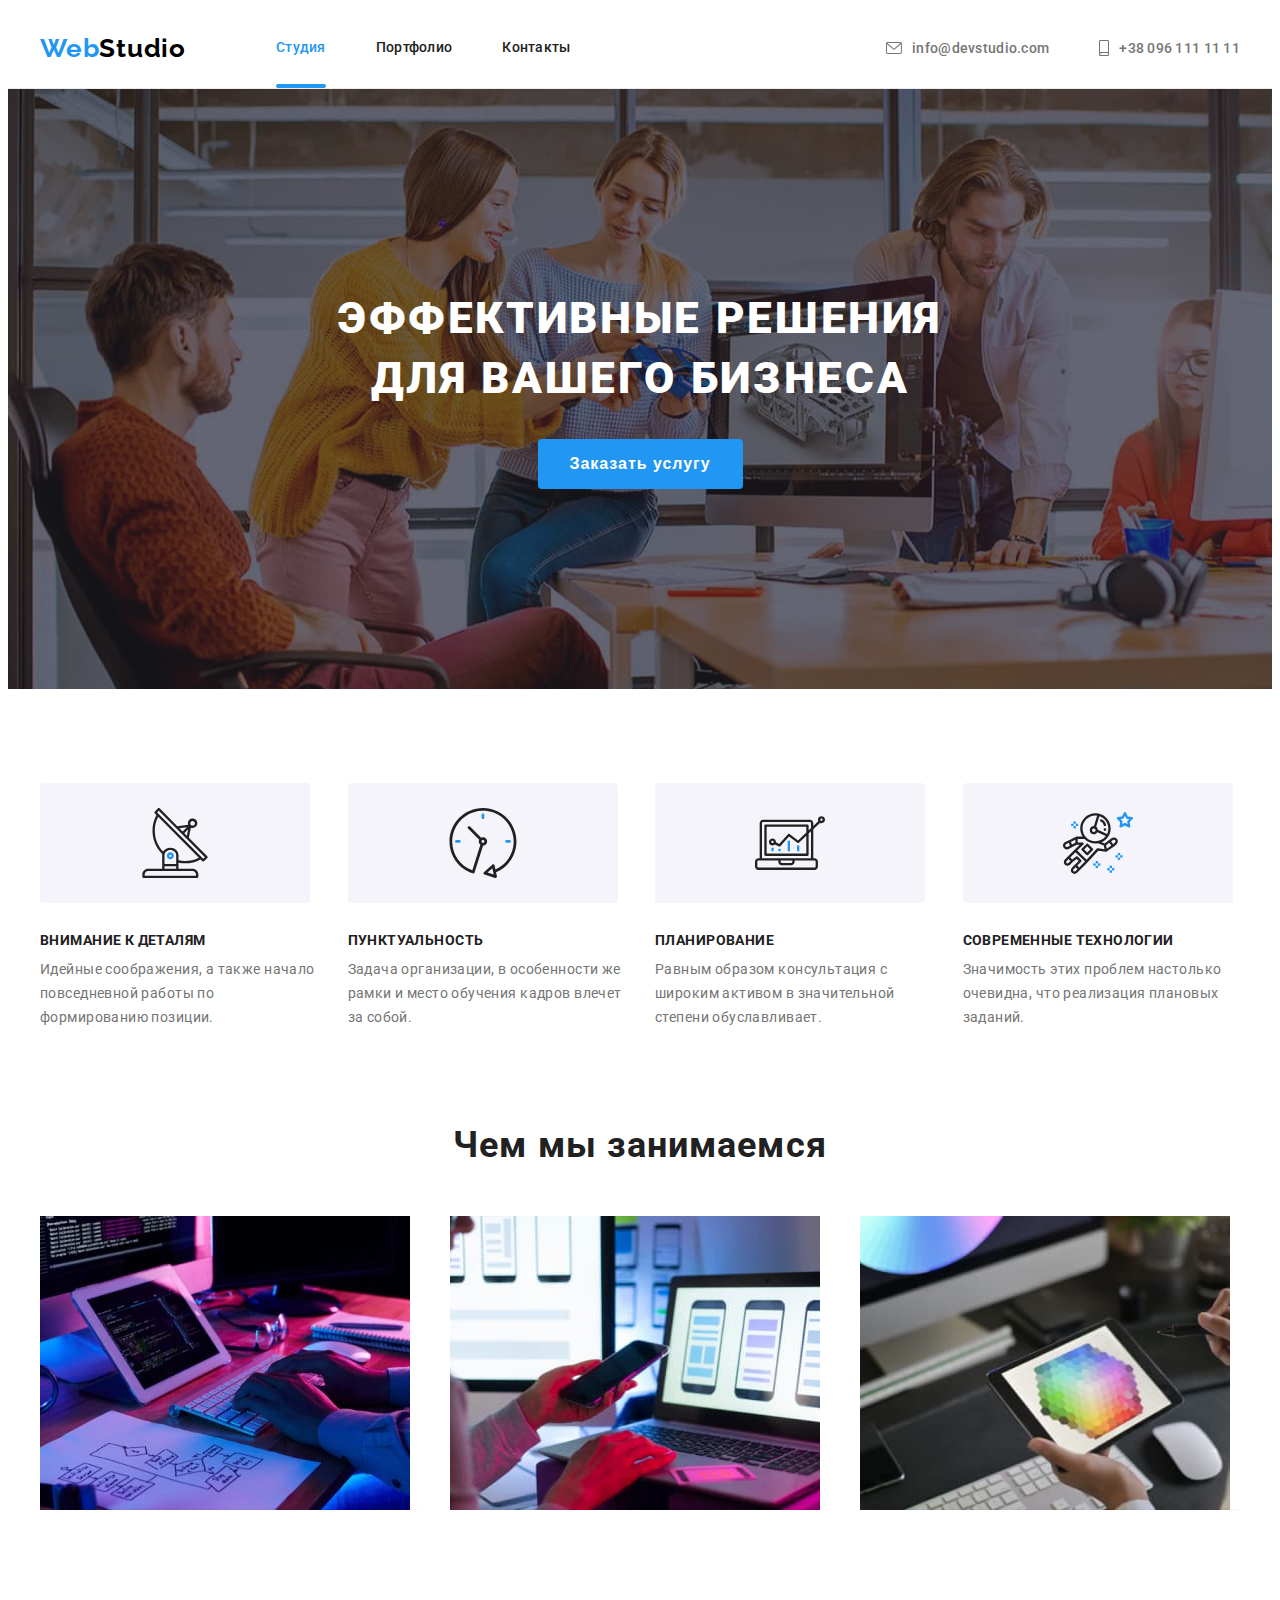
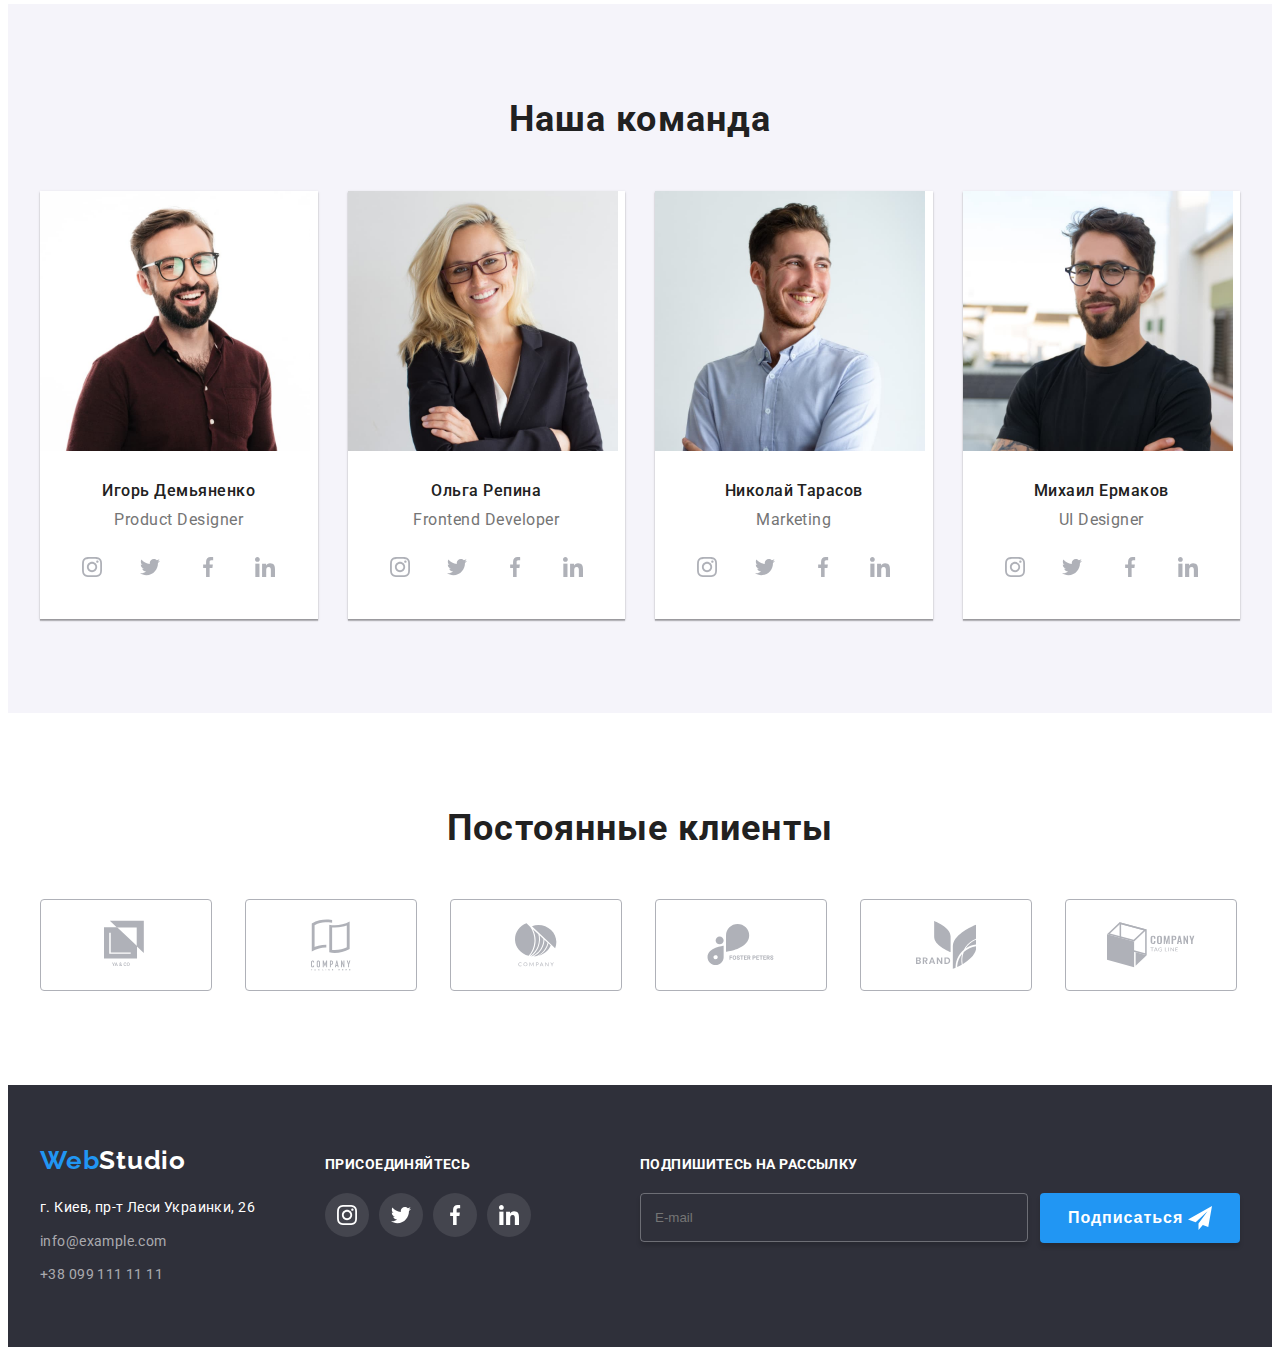
<file: index.html>
<!DOCTYPE html>
<html lang="ru">
<head>
    <meta charset="UTF-8">
    <meta http-equiv="X-UA-Compatible" content="IE=edge">
    <meta name="viewport" content="width=device-width, initial-scale=1.0">
    <title lang="en">WebStudio</title>
    <link rel="preconnect" href="https://fonts.gstatic.com">
    <link href="https://fonts.googleapis.com/css2?family=Raleway:wght@700&family=Roboto:wght@400;500;700;900&display=swap"
        rel="stylesheet">
    <link rel="stylesheet" href="https://cdnjs.cloudflare.com/ajax/libs/modern-normalize/1.0.0/modern-normalize.css"
        integrity="sha512-Zx6MlUMKSVJoQ+83OwhdILe8cSEsCzfqThJd7J/VA2UrK6Ctj85p+xzqfyuNXE5B1k25uUdmJ2OzItbBy9GHAQ=="
        crossorigin="anonymous" />
    <link rel="stylesheet" href="./css/main.min.css">
</head>
<body>
    <header class="header">
        <div class="container header__container">
            <nav class="navigation">
                <a class="logo link" href="" lang="en">Web<span class="logo_light-theme">Studio</span></a>
                <ul class="menu list">
                    <li class="menu__item">
                        <a class="menu__link link active-link" href="">Студия</a>
                    </li>
                    <li class="menu__item">
                        <a class="menu__link link" href="./portfolio.html">Портфолио</a>
                    </li>
                    <li class="menu__item">
                        <a class="menu__link link" href="">Контакты</a>
                    </li>
                </ul>
            </nav>
            
            <a class="mail-link link" href="mailto:info@devstudio.com">
                <svg class="mail-link__icon" width="16" height="12">
                    <use href="./images/sprite.svg#envelope"></use>
                </svg>info@devstudio.com</a>
            
            <a class="tel-link link" href="tel:+380961111111">
                <svg  class="tel-link__icon" width="10" height="16">
                    <use href="./images/sprite.svg#smartphone"></use>
                </svg>+38 096 111 11 11</a>
        </div>
    </header>

    <main>
        <!--Hero-->
        <section class="hero">
            <div class="hero-wrapper">
                <div class="container">
                    <h1 class="hero__title">Эффективные решения<br>для вашего бизнеса</h1>
                    <button class="hero__button" type="button" data-modal-open>Заказать услугу</button>
                </div>
            </div>
        </section>
        
        <!--Преимущества-->
        <section class="advantages section">
            <div class="container">
                <h2 class="visually-hidden">Наши преимущества</h2>

                <ul class="advantages-list list">
                    <li class="advantages-item">
                        <div class="advantages__icon">
                            <svg width="70" height="70">
                                <use href="./images/sprite.svg#icon-antenna"></use>
                            </svg>
                        </div>
                        <h3 class="advantages__titles">Внимание к деталям</h3>
                        <p class="advantages__text">Идейные соображения, а также начало повседневной работы по формированию позиции.</p>
                    </li>
                    <li class="advantages-item">
                        <div class="advantages__icon">
                            <svg width="70" height=" 70">
                                <use href="./images/sprite.svg#icon-clock"></use>
                            </svg>
                        </div>
                        <h3 class="advantages__titles">Пунктуальность</h3>
                        <p class="advantages__text">Задача организации, в особенности же рамки и место обучения кадров влечет за собой.</p>
                    </li>
                    <li class="advantages-item">
                        <div class="advantages__icon">
                            <svg width="70" height=" 70">
                                <use href="./images/sprite.svg#icon-diagram"></use>
                            </svg>
                        </div>
                        <h3 class="advantages__titles">Планирование</h3>
                        <p class="advantages__text">Равным образом консультация с широким активом в значительной степени обуславливает.</p>
                    </li>
                    <li class="advantages-item">
                        <div class="advantages__icon">
                            <svg width="70" height=" 70">
                                <use href="./images/sprite.svg#icon-astronaut"></use>
                            </svg>
                        </div>
                        <h3 class="advantages__titles">Современные технологии</h3>
                        <p class="advantages__text">Значимость этих проблем настолько очевидна, что реализация плановых заданий.</p>
                    </li>
                </ul>
            </div>
        </section>

        <!--Чем мы занимаемся-->
        <section class="skills section">
            <div class="container">
                <h2 class="same-title">Чем мы занимаемся</h2>

                <ul class="abilities list">
                    <li class="abilities__item">
                       <div class="abilities__wrapper">
                            <img class="abilities__image" src="./images/our-work/our-work-1.jpg" alt="Верстка под десктоп" width="370" height="294">
                            <p class="abilities__overlay">Десктопные приложения</p>
                        </div>
                    </li>
                    <li class="abilities__item">
                        <div class="abilities__wrapper">
                            <img class="abilities__image" src="./images/our-work/our-work-2.jpg" alt="Верстка под смартфон" width="370" height="294">
                            <p class="abilities__overlay">Мобильные приложения</p>
                        </div>
                    </li>
                    <li class="abilities__item">
                        <div class="abilities__wrapper">
                            <img class="abilities__image" src="./images/our-work/our-work-3.jpg" alt="Стилизация сайта" width="370" height="294">
                            <p class="abilities__overlay">Дизайнерские решения</p>
                        </div>
                    </li>
                </ul>
            </div>
        </section>

        <!--Наша команда-->
        <section class="team section">
            <div class="container">
                <h2 class="same-title">Наша команда</h2>

                <ul class="team-list list">
                    <li class="team-item">
                        <img class="team-image" src="./images/what-we-do/idor.jpg" alt="дизайнер Игорь Демьяненко" width="270" height="260">
                        <div class="team-content">
                            <h3 class="team__title">Игорь Демьяненко</h3>
                            <p class="team__text" lang="en">Product Designer</p>
                            <ul class="sosial-list list">
                                <li class="sosial-list__item">
                                    <a class="sosial-list__link" href="">
                                        <svg class="sosial-list__icon" width="20" height="20">
                                            <use href="./images/sprite.svg#instagram"></use>
                                        </svg>
                                    </a>
                                </li>
                                <li class="sosial-list__item">
                                    <a class="sosial-list__link" href="">
                                        <svg class="sosial-list__icon" width="20" height="20">
                                            <use href="./images/sprite.svg#twitter"></use>
                                        </svg>
                                    </a>
                                </li>
                                <li class="sosial-list__item">
                                    <a class="sosial-list__link" href="">
                                        <svg class="sosial-list__icon" width="20" height="20">
                                            <use href="./images/sprite.svg#facebook"></use>
                                        </svg>
                                    </a>
                                </li>
                                <li class="sosial-list__item">
                                    <a class="sosial-list__link" href="">
                                        <svg class="sosial-list__icon" width="20" height="20">
                                            <use href="./images/sprite.svg#linkedin"></use>
                                        </svg>
                                    </a>
                                </li>
                            </ul>
                        </div>
                    </li>
                    <li class="team-item">
                        <img class="team-image" src="./images/what-we-do/olga.jpg" alt="разработчик Ольга Репина" width="270" height="260">
                        <div class="team-content">
                            <h3 class="team__title">Ольга Репина</h3>
                            <p class="team__text" lang="en">Frontend Developer</p>
                            <ul class="sosial-list list">
                                <li class="sosial-list__item">
                                    <a class="sosial-list__link" href="">
                                        <svg class="sosial-list__icon" width="20" height="20">
                                            <use href="./images/sprite.svg#instagram"></use>
                                        </svg>
                                    </a>
                                </li>
                                <li class="sosial-list__item">
                                    <a class="sosial-list__link" href="">
                                        <svg class="sosial-list__icon" width="20" height="20">
                                            <use href="./images/sprite.svg#twitter"></use>
                                        </svg>
                                    </a>
                                </li>
                                <li class="sosial-list__item">
                                    <a class="sosial-list__link" href="">
                                        <svg class="sosial-list__icon" width="20" height="20">
                                            <use href="./images/sprite.svg#facebook"></use>
                                        </svg>
                                    </a>
                                </li>
                                <li class="sosial-list__item">
                                    <a class="sosial-list__link" href="">
                                        <svg class="sosial-list__icon" width="20" height="20">
                                            <use href="./images/sprite.svg#linkedin"></use>
                                        </svg>
                                    </a>
                                </li>
                            </ul>
                        </div>
                    </li>
                    <li class="team-item">
                        <img class="team-image" src="./images/what-we-do/nikolay.jpg" alt="маркетолог Николай Тарасов" width="270" height="260">
                        <div class="team-content">
                            <h3 class="team__title">Николай Тарасов</h3>
                            <p class="team__text" lang="en">Marketing</p>
                            <ul class="sosial-list list">
                                <li class="sosial-list__item">
                                    <a class="sosial-list__link" href="">
                                        <svg class="sosial-list__icon" width="20" height="20">
                                            <use href="./images/sprite.svg#instagram"></use>
                                        </svg>
                                    </a>
                                </li>
                                <li class="sosial-list__item">
                                    <a class="sosial-list__link" href="">
                                        <svg class="sosial-list__icon" width="20" height="20">
                                            <use href="./images/sprite.svg#twitter"></use>
                                        </svg>
                                    </a>
                                </li>
                                <li class="sosial-list__item">
                                    <a class="sosial-list__link" href="">
                                        <svg class="sosial-list__icon" width="20" height="20">
                                            <use href="./images/sprite.svg#facebook"></use>
                                        </svg>
                                    </a>
                                </li>
                                <li class="sosial-list__item">
                                    <a class="sosial-list__link" href="">
                                        <svg class="sosial-list__icon" width="20" height="20">
                                            <use href="./images/sprite.svg#linkedin"></use>
                                        </svg>
                                    </a>
                                </li>
                            </ul>
                        </div>
                    </li>
                    <li class="team-item">
                        <img class="team-image" src="./images/what-we-do/michael.jpg" alt="дизайнер Михаил Ермаков" width="270" height="260">
                        <div class="team-content">
                            <h3 class="team__title">Михаил Ермаков</h3>
                            <p class="team__text" lang="en">UI Designer</p>
                            <ul class="sosial-list list">
                                <li class="sosial-list__item">
                                    <a class="sosial-list__link" href="">
                                        <svg class="sosial-list__icon" width="20" height="20">
                                            <use href="./images/sprite.svg#instagram"></use>
                                        </svg>
                                    </a>
                                </li>
                                <li class="sosial-list__item">
                                    <a class="sosial-list__link" href="">
                                        <svg class="sosial-list__icon" width="20" height="20">
                                            <use href="./images/sprite.svg#twitter"></use>
                                        </svg>
                                    </a>
                                </li>
                                <li class="sosial-list__item">
                                    <a class="sosial-list__link" href="">
                                        <svg class="sosial-list__icon" width="20" height="20">
                                            <use href="./images/sprite.svg#facebook"></use>
                                        </svg>
                                    </a>
                                </li>
                                <li class="sosial-list__item">
                                    <a class="sosial-list__link" href="">
                                        <svg class="sosial-list__icon" width="20" height="20">
                                            <use href="./images/sprite.svg#linkedin"></use>
                                        </svg>
                                    </a>
                                </li>
                            </ul>
                        </div>
                    </li>
                </ul>
            </div>
        </section>

        <!--Постоянные клиенты-->
        <section class="clients section">
            <div class="container">
                <h2 class="same-title">Постоянные клиенты</h2>

                <ul class="clients-list list">
                    <li class="clients-item">
                        <div class="clients-wrapper">
                            <a class="clients__link" href="">
                                <svg class="clients__icon" width="44" height="50">
                                    <use href="./images/sprite.svg#client-logo-1"></use>
                                </svg>
                            </a>
                        </div>
                    </li>
                    <li class="clients-item">
                        <div class="clients-wrapper">
                            <a class="clients__link" href="">
                                <svg class="clients__icon" width="40" height="52">
                                    <use href="./images/sprite.svg#client-logo-2"></use>
                                </svg>
                            </a>
                        </div>
                    </li>
                    <li class="clients-item">
                        <div class="clients-wrapper">
                            <a class="clients__link" href="">
                                <svg class="clients__icon" width="42" height="44">
                                    <use href="./images/sprite.svg#client-logo-3"></use>
                                </svg>
                            </a>
                        </div>
                    </li>
                    <li class="clients-item">
                        <div class="clients-wrapper">
                            <a class="clients__link" href="">
                                <svg class="clients__icon" width="68" height="42">
                                    <use href="./images/sprite.svg#client-logo-4"></use>
                                </svg>
                            </a>
                        </div>
                    </li>
                    <li class="clients-item">
                        <div class="clients-wrapper">
                            <a class="clients__link" href="">
                                <svg class="clients__icon" width="60" height="48">
                                    <use href="./images/sprite.svg#client-logo-5"></use>
                                </svg>
                            </a>
                        </div>
                    </li>
                    <li class="clients-item">
                        <div class="clients-wrapper">
                            <a class="clients__link" href="">
                                <svg class="clients__icon" width="88" height="46">
                                    <use href="./images/sprite.svg#client-logo-6"></use>
                                </svg>
                            </a>
                        </div>
                    </li>
                </ul>
            </div>
        </section>
    </main>

    <footer class="footer">
        <div class="container">
            <div class="footer-wrapper">
                <div class="address-wrapper">
                    <a class="logo link" href="" lang="en">Web<span class="logo_dark-theme">Studio</span></a>
                    
                    <address class="address">
                        <ul class="address-list list">
                            <li class="address-item">
                                <a class="address__link link" href="https://goo.gl/maps/KD6oN2w1mzbmaotX9" target="_blank"
                                    rel="noopener noreferrer">г. Киев, пр-т Леси
                                    Украинки, 26</a>
                            </li>
                            <li class="contacts">
                                <a class="contacts__link link" href="mailto:info@example.com">info@example.com</a>
                            </li>
                            <li class="contacts">
                                <a class="contacts__link link" href="tel:+380991111111">+38 099 111 11 11</a>
                            </li>
                        </ul>
                    </address>
                </div>

                <div class="social-wrapper">
                    <b class="slogan">Присоединяйтесь</b>

                    <ul class="sosial-list list">
                        <li class="footer__item">
                            <a class="footer__link" href="">
                                <svg class="sosial-list__icon" width="20" height="20">
                                    <use href="./images/sprite.svg#instagram"></use>
                                </svg>
                            </a>
                        </li>
                        <li class="footer__item">
                            <a class="footer__link" href="">
                                <svg class="sosial-list__icon" width="20" height="20">
                                    <use href="./images/sprite.svg#twitter"></use>
                                </svg>
                            </a>
                        </li>
                        <li class="footer__item">
                            <a class="footer__link" href="">
                                <svg class="sosial-list__icon" width="20" height="20">
                                    <use href="./images/sprite.svg#facebook"></use>
                                </svg>
                            </a>
                        </li>
                        <li class="footer__item">
                            <a class="footer__link" href="">
                                <svg class="sosial-list__icon" width="20" height="20">
                                    <use href="./images/sprite.svg#linkedin"></use>
                                </svg>
                            </a>
                        </li>
                    </ul>
                </div>

                <div class="footer-form-wrapper">
                    <b class="slogan">Подпишитесь на рассылку</b>
                    <form action="#" class="footer-form">
                        <label>
                            <input type="email" name="email" placeholder="E-mail" class="footer-form-input">
                        </label>

                        <button type="submit" class="footer-button">
                            <span class="footer-button__text">Подписаться</span>
                            <svg class="footer-button__icon" width="24" height="24">
                                <use href="./images/sprite.svg#icon-plane"></use>
                            </svg>
                        </button>
                    </form>
                </div>
            </div>
        </div>
    </footer>

    <!-- Модальное окно -->
    <div class="backdrop is-hidden" data-modal>
        <div class="modal">
            <button type="button" class="modal__close-button" data-modal-close>
                <svg class="close-button-icon" width="11" height="11">
                    <use href="./images/sprite.svg#icon-Vector"></use>
                </svg>
            </button>

            <b class="modal__title">Оставьте свои данные, мы вам перезвоним</b>
            
            <form action="#" class="form">
                <label class="form-field">
                    Имя
                    <span class="form-wrapper">
                        <input type="text" name="user-name" class="form-wrapper__input" required minlength="2">
                        <svg class="form-wrapper__icon" width="12" height="12">
                            <use href="./images/sprite.svg#icon-form-name"></use>
                        </svg>
                    </span>
                </label>
                
                <label class="form-field">
                    Телефон
                    <span class="form-wrapper">
                        <input type="tel" name="user-phone" class="form-wrapper__input" required pattern="[0-9]{3}-[0-9]{3}-[0-9]{2}-[0-9]{2}"
                            title="011-111-11-11">
                        <svg class="form-wrapper__icon" width="12" height="12">
                            <use href="./images/sprite.svg#icon-form-tel"></use>
                        </svg>
                    </span>
                </label>
                
                <label class="form-field">
                    Почта
                    <span class="form-wrapper">
                        <input type="email" name="user-email" class="form-wrapper__input" required>
                        <svg class="form-wrapper__icon" width="12" height="12">
                            <use href="./images/sprite.svg#icon-form-mail"></use>
                        </svg>
                    </span>
                </label>
                
                <label class="form-field">
                    Комментарий
                    <textarea name="user-message" placeholder="Введите текст" class="form__message"></textarea>
                </label>

                <input type="checkbox" id="user-term" name="user-term" class="form__term visually-hidden">
                <label for="user-term" class="form__description">Соглашаюсь с рассылкой и принимаю&nbsp;
                    <a class="form__conditions" href="">Условия договора</a>
                </label>

                <button type="submit" class="form__button">Отправить</button>
            </form>
        </div>
    </div>
    <script src="./js/modal.js"></script>
</body>
</html>
</file>
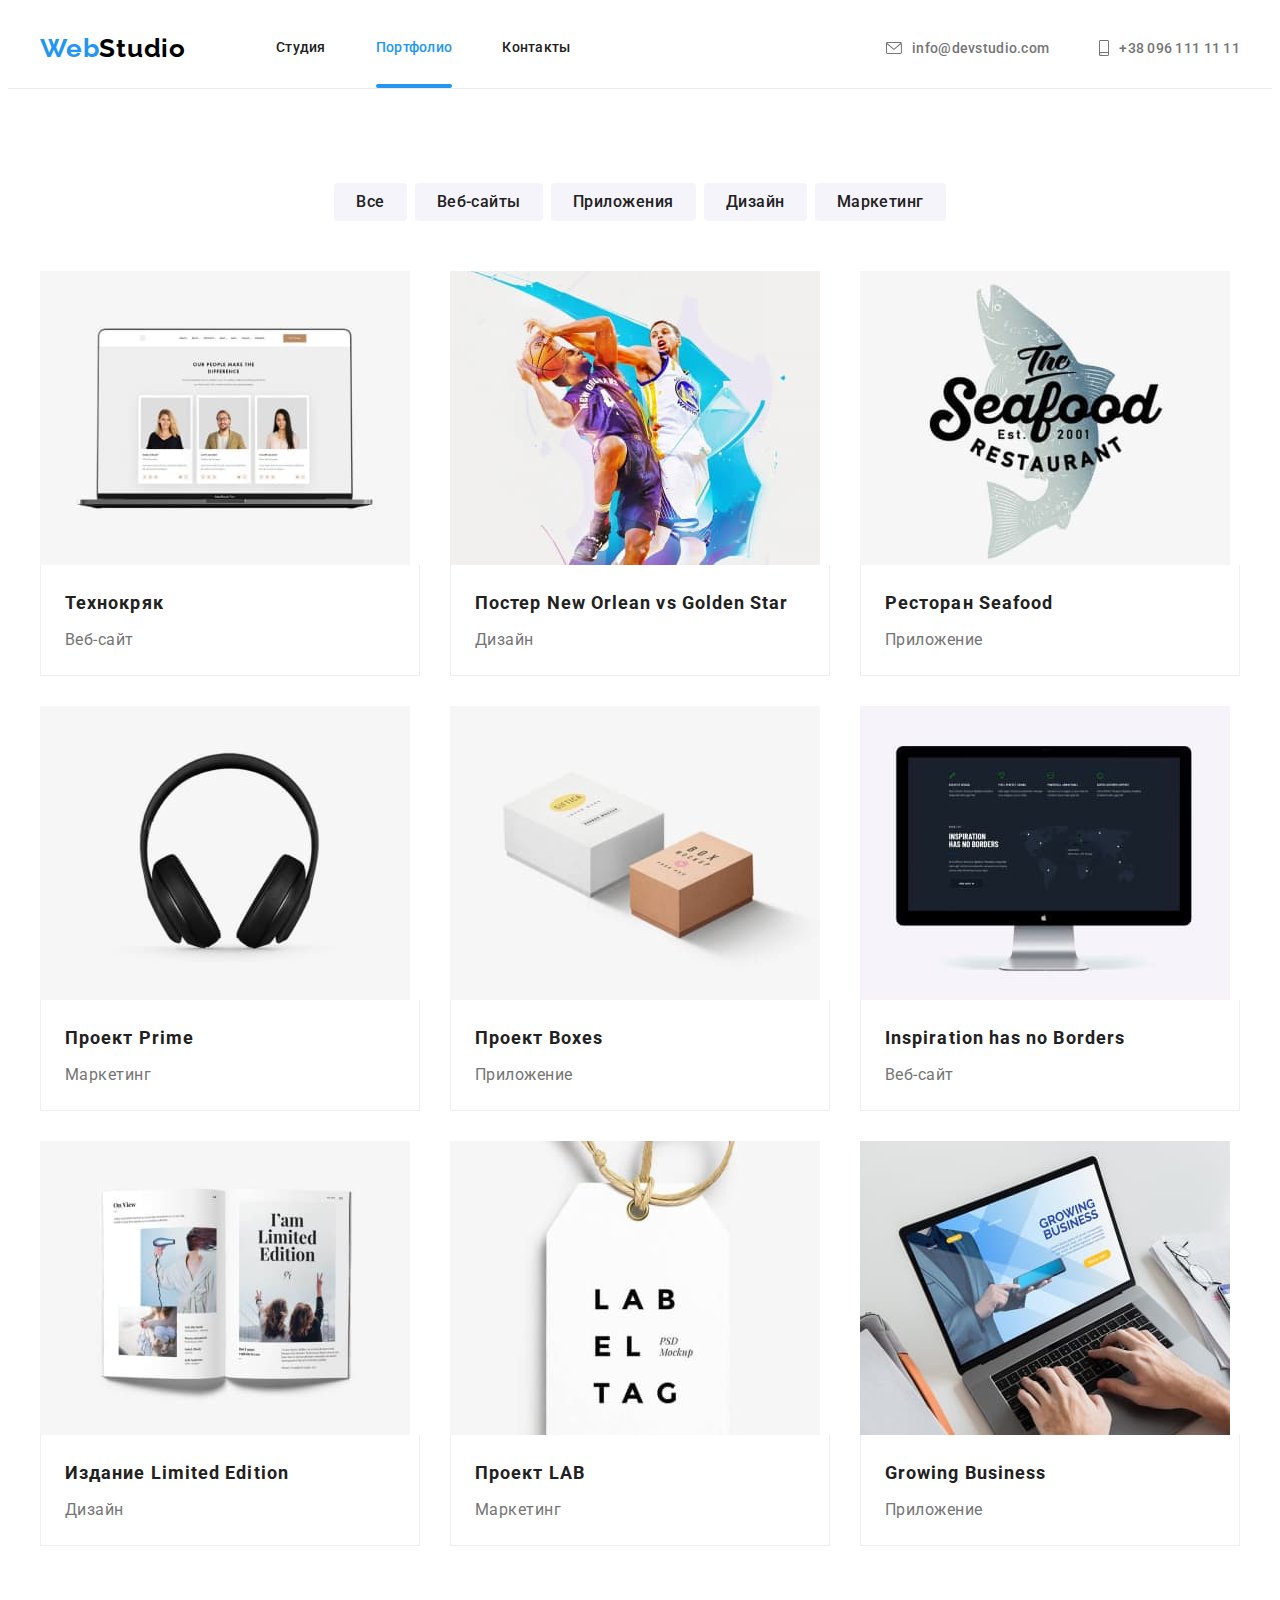
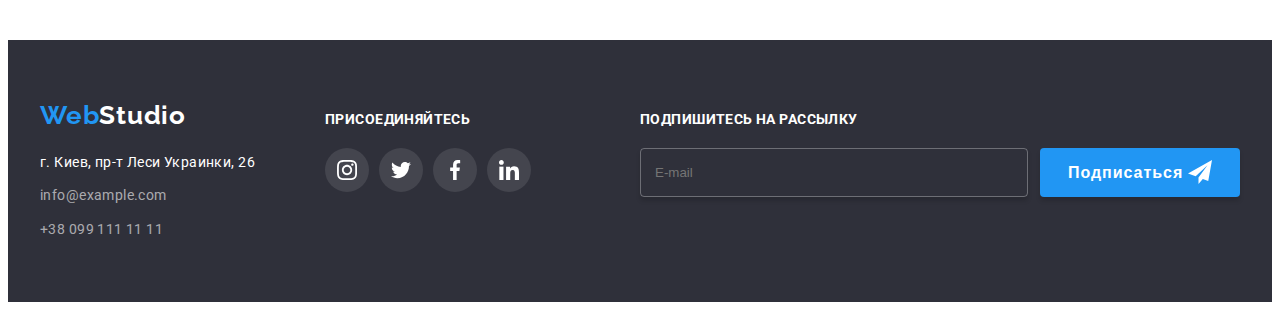
<file: portfolio.html>
<!DOCTYPE html>
<html lang="ru">

<head>
    <meta charset="UTF-8">
    <meta http-equiv="X-UA-Compatible" content="IE=edge">
    <meta name="viewport" content="width=device-width, initial-scale=1.0">
    <title lang="en">WebStudio</title>
    <link rel="preconnect" href="https://fonts.gstatic.com">
    <link href="https://fonts.googleapis.com/css2?family=Raleway:wght@700&family=Roboto:wght@400;500;700;900&display=swap"
        rel="stylesheet">
    <link rel="stylesheet" href="https://cdnjs.cloudflare.com/ajax/libs/modern-normalize/1.0.0/modern-normalize.css"
        integrity="sha512-Zx6MlUMKSVJoQ+83OwhdILe8cSEsCzfqThJd7J/VA2UrK6Ctj85p+xzqfyuNXE5B1k25uUdmJ2OzItbBy9GHAQ=="
        crossorigin="anonymous" />
    <link rel="stylesheet" href="./css/main.min.css">
</head>

<body>
    <header class="header">
        <div class="container header__container">
            <nav class="navigation">
                <a class="logo link" href="" lang="en">Web<span class="logo_light-theme">Studio</span></a>
                <ul class="menu list">
                    <li class="menu__item">
                        <a class="menu__link link" href="./index.html">Студия</a>
                    </li>
                    <li class="menu__item">
                        <a class="menu__link link active-link" href="">Портфолио</a>
                    </li>
                    <li class="menu__item">
                        <a class="menu__link link" href="">Контакты</a>
                    </li>
                </ul>
            </nav>
    
            <a class="mail-link link" href="mailto:info@devstudio.com">
                <svg class="mail-link__icon" width="16" height="12">
                    <use href="./images/sprite.svg#envelope"></use>
                </svg>info@devstudio.com</a>
    
            <a class="tel-link link" href="tel:+380961111111">
                <svg class="tel-link__icon" width="10" height="16">
                    <use href="./images/sprite.svg#smartphone"></use>
                </svg>+38 096 111 11 11</a>
        </div>
    </header>

    <!--Портфолио-->
    <main>
        <section class="section">
            <div class="container">
                <h1 class="visually-hidden">Portfolio</h1>
                
                <!--Фильтр-->
                <ul class="filter-list list">
                    <li class="filter-list__item">
                        <button class="filter-list__button" type="button">Все</button>
                    </li>
                    <li class="filter-list__item">
                        <button class="filter-list__button" type="button">Веб-сайты</button>
                    </li>
                    <li class="filter-list__item">
                        <button class="filter-list__button" type="button">Приложения</button>
                    </li>
                    <li class="filter-list__item">
                        <button class="filter-list__button" type="button">Дизайн</button>
                    </li>
                    <li class="filter-list__item">
                        <button class="filter-list__button" type="button">Маркетинг</button>
                    </li>
                </ul>

                <!--Карточки-->
                <ul class="grid list">
                    <li class="product">
                        <a class="product-link link" href="">
                            <div class="product__upwrapper">
                                <img class="product__image" src="./images/portfolio/portfolio-1.jpg" alt="ноутбук с изображением сайта вебстудии"
                                    width="370" height="294">
                                <p class="product__overlay">
                                    Технокряк это современная площадка распространения коронавируса. Компании используют эту платформу для цифрового
                                    шпионажа и атак на защищённые сервера конкурентов.
                                </p>
                            </div>
                            <div class="product__content">
                                <h2 class="product__title">Технокряк</h2>
                                <p class="product__text">Веб-сайт</p>
                            </div>
                        </a>
                    </li>
                    <li class="product">
                        <a class="product-link link" href="">
                            <div class="product__upwrapper">
                                <img class="product__image" src="./images/portfolio/portfolio-2.jpg" alt="эпизод игры в баскетбол" width="370"
                                    height="294">
                                <p class="product__overlay">
                                    Технокряк это современная площадка распространения коронавируса. Компании используют эту платформу для цифрового
                                    шпионажа и атак на защищённые сервера конкурентов.
                                </p>
                            </div>
                            <div class="product__content">
                                <h2 class="product__title">Постер <span lang="en">New Orlean vs Golden Star</span></h2>
                                <p class="product__text">Дизайн</p>
                            </div>
                        </a>
                    </li>
                    <li class="product">
                        <a class="product-link link" href="">
                            <div class="product__upwrapper">
                                <img class="product__image" src="./images/portfolio/portfolio-3.jpg" alt="эмблема ресторана" width="370"
                                    height="294">
                                <p class="product__overlay">
                                    Технокряк это современная площадка распространения коронавируса. Компании используют эту платформу для цифрового
                                    шпионажа и атак на защищённые сервера конкурентов.
                                </p>
                            </div>
                            <div class="product__content">
                                <h2 class="product__title">Ресторан <span lang="en">Seafood</span></h2>
                                <p class="product__text">Приложение</p>
                            </div>
                        </a>
                    </li>
                    <li class="product">
                        <a class="product-link link" href="">
                            <div class="product__upwrapper">
                                <img class="product__image" src="./images/portfolio/portfolio-4.jpg" alt="накладные наушники" width="370"
                                    height="294">
                                <p class="product__overlay">
                                    Технокряк это современная площадка распространения коронавируса. Компании используют эту платформу для цифрового
                                    шпионажа и атак на защищённые сервера конкурентов.
                                </p>
                            </div>
                            <div class="product__content">
                                <h2 class="product__title">Проект <span lang="en">Prime</span></h2>
                                <p class="product__text">Маркетинг</p>
                            </div>
                        </a>
                    </li>
                    <li class="product">
                        <a class="product-link link" href="">
                            <div class="product__upwrapper">
                                <img class="product__image" src="./images/portfolio/portfolio-5.jpg" alt="белая и серая коробки" width="370"
                                    height="294">
                                <p class="product__overlay">
                                    Технокряк это современная площадка распространения коронавируса. Компании используют эту платформу для цифрового
                                    шпионажа и атак на защищённые сервера конкурентов.
                                </p>
                            </div>
                            <div class="product__content">
                                <h2 class="product__title">Проект <span lang="en">Boxes</span></h2>
                                <p class="product__text">Приложение</p>
                            </div>
                        </a>
                    </li>
                    <li class="product">
                        <a class="product-link link" href="">
                            <div class="product__upwrapper">
                                <img class="product__image" src="./images/portfolio/portfolio-6.jpg"
                                    alt="монитор с изображением сайта о вдохновении" width="370" height="294">
                                <p class="product__overlay">
                                    Технокряк это современная площадка распространения коронавируса. Компании используют эту платформу для цифрового
                                    шпионажа и атак на защищённые сервера конкурентов.
                                </p>
                            </div>
                            <div class="product__content">
                                <h2 class="product__title" lang="en">Inspiration has no Borders</h2>
                                <p class="product__text">Веб-сайт</p>
                            </div>
                        </a>
                    </li>
                    <li class="product">
                        <a class="product-link link" href="">
                            <div class="product__upwrapper">
                                <img class="product__image" src="./images/portfolio/portfolio-7.jpg" alt="открытый журнал" width="370"
                                    height="294">
                                <p class="product__overlay">
                                    Технокряк это современная площадка распространения коронавируса. Компании используют эту платформу для цифрового
                                    шпионажа и атак на защищённые сервера конкурентов.
                                </p>
                            </div>
                            <div class="product__content">
                                <h2 class="product__title">Издание <span lang="en">Limited Edition</span></h2>
                                <p class="product__text">Дизайн</p>
                            </div>
                        </a>
                    </li>
                    <li class="product">
                        <a class="product-link link" href="">
                            <div class="product__upwrapper">
                                <img class="product__image" src="./images/portfolio/portfolio-8.jpg" alt="лейбл" width="370" height="294">
                                <p class="product__overlay">
                                    Технокряк это современная площадка распространения коронавируса. Компании используют эту платформу для цифрового
                                    шпионажа и атак на защищённые сервера конкурентов.
                                </p>
                            </div>
                            <div class="product__content">
                                <h2 class="product__title">Проект <span lang="en">LAB</span></h2>
                                <p class="product__text">Маркетинг</p>
                            </div>
                        </a>
                    </li>
                    <li class="product">
                        <a class="product-link link" href="">
                            <div class="product__upwrapper">
                                <img class="product__image" src="./images/portfolio/portfolio-9.jpg" alt="ноутбук с изображением сайта о бизнесе"
                                    width="370" height="294">
                                <p class="product__overlay">
                                    Технокряк это современная площадка распространения коронавируса. Компании используют эту платформу для цифрового
                                    шпионажа и атак на защищённые сервера конкурентов.
                                </p>
                            </div>
                            <div class="product__content">
                                <h2 class="product__title" lang="en">Growing Business</h2>
                                <p class="product__text">Приложение</p>
                            </div>
                        </a>
                    </li>
                </ul>
            </div>
        </section>
    </main>

    <footer class="footer">
        <div class="container">
            <div class="footer-wrapper">
                <div class="address-wrapper">
                    <a class="logo link" href="" lang="en">Web<span class="logo_dark-theme">Studio</span></a>
    
                    <address class="address">
                        <ul class="address-list list">
                            <li class="address-item">
                                <a class="address__link link" href="https://goo.gl/maps/KD6oN2w1mzbmaotX9" target="_blank"
                                    rel="noopener noreferrer">г. Киев, пр-т Леси
                                    Украинки, 26</a>
                            </li>
                            <li class="contacts">
                                <a class="contacts__link link" href="mailto:info@example.com">info@example.com</a>
                            </li>
                            <li class="contacts">
                                <a class="contacts__link link" href="tel:+380991111111">+38 099 111 11 11</a>
                            </li>
                        </ul>
                    </address>
                </div>
    
                <div class="social-wrapper">
                    <b class="slogan">Присоединяйтесь</b>
    
                    <ul class="sosial-list list">
                        <li class="footer__item">
                            <a class="footer__link" href="">
                                <svg class="sosial-list__icon" width="20" height="20">
                                    <use href="./images/sprite.svg#instagram"></use>
                                </svg>
                            </a>
                        </li>
                        <li class="footer__item">
                            <a class="footer__link" href="">
                                <svg class="sosial-list__icon" width="20" height="20">
                                    <use href="./images/sprite.svg#twitter"></use>
                                </svg>
                            </a>
                        </li>
                        <li class="footer__item">
                            <a class="footer__link" href="">
                                <svg class="sosial-list__icon" width="20" height="20">
                                    <use href="./images/sprite.svg#facebook"></use>
                                </svg>
                            </a>
                        </li>
                        <li class="footer__item">
                            <a class="footer__link" href="">
                                <svg class="sosial-list__icon" width="20" height="20">
                                    <use href="./images/sprite.svg#linkedin"></use>
                                </svg>
                            </a>
                        </li>
                    </ul>
                </div>
    
                <div class="footer-form-wrapper">
                    <b class="slogan">Подпишитесь на рассылку</b>
                    <form action="#" class="footer-form">
                        <label>
                            <input type="email" name="email" placeholder="E-mail" class="footer-form-input">
                        </label>
    
                        <button type="submit" class="footer-button">
                            <span class="footer-button__text">Подписаться</span>
                            <svg class="footer-button__icon" width="24" height="24">
                                <use href="./images/sprite.svg#icon-plane"></use>
                            </svg>
                        </button>
                    </form>
                </div>
            </div>
        </div>
    </footer>
</body>

</html>
</file>
<file: css/main.min.css>
:root{--main-color: #212121;--secondary-color: #757575;--accent-color: #2196f3;--white-color: #ffffff;--icon-color: #afb1b8;--card-set-gap: 30px}.visually-hidden{position:absolute !important;clip:rect(1px 1px 1px 1px);clip:rect(1px, 1px, 1px, 1px);padding:0 !important;border:0 !important;height:1px !important;width:1px !important;overflow:hidden}body{font-family:"Roboto", sans-serif;color:var(--main-color)}h1,h2,h3,h4,h5,h6,p{margin:0}ul,ol{margin:0;padding:0}img{display:block}.link{text-decoration:none}.list{list-style:none}.address{font-style:normal}.container{width:1200px;margin:0 auto;padding-left:15px;padding-right:15px}.header__container{display:flex;align-items:center}.same-title{margin-bottom:50px;text-align:center;font-weight:700;font-size:36px;line-height:1.17;letter-spacing:0.03em}.section{padding-top:94px;padding-bottom:94px}.logo{font-family:"Raleway", sans-serif;font-weight:700;font-size:26px;line-height:1.19;letter-spacing:0.03em;color:var(--accent-color)}.logo_light-theme{margin-right:90px;color:#000000}.logo_dark-theme{color:#ffffff}.sosial-list{display:flex;justify-content:space-between;align-items:center}.sosial-list__link{display:flex;justify-content:center;align-items:center;padding:12px;background-color:var(--white-color);border-radius:50%;transition:background-color 250ms cubic-bezier(0.4, 0, 0.2, 1)}.sosial-list__link .sosial-list__icon{width:20px;height:20px;fill:var(--icon-color);transition:fill 250ms cubic-bezier(0.4, 0, 0.2, 1)}.sosial-list__link:hover,.sosial-list__link:focus{background-color:var(--accent-color)}.sosial-list__link:hover .sosial-list__icon,.sosial-list__link:focus .sosial-list__icon{fill:var(--white-color)}.footer__item:not(:last-child){margin-right:10px}.footer__link{display:flex;align-items:center;padding:12px;background-color:rgba(255,255,255,0.1);border-radius:50%;transition:background-color 250ms cubic-bezier(0.4, 0, 0.2, 1)}.footer__link .sosial-list__icon{width:20px;height:20px;fill:var(--white-color)}.footer__link:hover,.footer__link:focus{background-color:var(--accent-color)}.backdrop{position:fixed;top:0;left:0;width:100vw;height:100vh;background-color:rgba(0,0,0,0.2);transition:visibility 250ms cubic-bezier(0.4, 0, 0.2, 1),opacity 250ms cubic-bezier(0.4, 0, 0.2, 1),pointer-events 250ms cubic-bezier(0.4, 0, 0.2, 1)}.modal{position:absolute;top:50%;left:50%;transform:translate(-50%, -50%);width:528px;height:580px;padding:40px;background:#ffffff;box-shadow:0px 1px 3px rgba(0,0,0,0.12),0px 1px 1px rgba(0,0,0,0.14),0px 2px 1px rgba(0,0,0,0.2);border-radius:4px}.modal__close-button{position:absolute;top:8px;right:8px;width:30px;height:30px;background-color:transparent;border:1px solid rgba(0,0,0,0.1);border-radius:50%;cursor:pointer}.modal__title{display:block;margin-bottom:12px;font-weight:700;font-size:20px;line-height:1.15;text-align:center;letter-spacing:0.03em;color:var(--main-color)}.is-hidden{visibility:hidden;opacity:0;pointer-events:none}.form{display:flex;flex-direction:column}.form-field{display:block;font-weight:400;font-size:12px;line-height:1.17;letter-spacing:0.01em;color:var(--secondary-color)}.form-wrapper{position:relative;display:block;margin-top:4px;margin-bottom:10px}.form-wrapper__input{width:100%;height:40px;padding-left:42px;border:1px solid rgba(33,33,33,0.2);border-radius:4px;transition:border-color 250ms cubic-bezier(0.4, 0, 0.2, 1)}.form-wrapper__input:focus{outline:none;border-color:var(--accent-color)}.form-wrapper__input:focus+.form-wrapper__icon{fill:var(--accent-color)}.form-wrapper__icon{position:absolute;top:50%;left:12px;transform:translateY(-50%);fill:var(--main-color);transition:fill 250ms cubic-bezier(0.4, 0, 0.2, 1)}.form__message{width:100%;height:120px;margin-top:4px;margin-bottom:20px;padding:12px 16px;resize:none;border:1px solid rgba(33,33,33,0.2);border-radius:4px;transition:border-color 250ms cubic-bezier(0.4, 0, 0.2, 1)}.form__message::placeholder{color:var(--secondary-color)}.form__message:focus{outline:none;border-color:var(--accent-color)}.form__description{display:flex;justify-content:center;align-items:center;margin-bottom:30px;font-weight:400;font-size:14px;line-height:1.71;letter-spacing:0.03em;color:var(--secondary-color)}.form__description .form__conditions{color:var(--accent-color)}.form__description::before{display:block;content:"";width:16px;height:16px;margin-right:8px;background-image:url("../images/checkbox-icon.svg");background-position:center;background-repeat:no-repeat;border:2px solid var(--main-color);border-radius:2px;cursor:pointer;transition:box-shadow 250ms cubic-bezier(0.4, 0, 0.2, 1)}.form__term:checked+.form__description::before{background-color:var(--accent-color);border:none}.form__term:focus-visible+.form__description::before{box-shadow:0 0 0 2px var(--accent-color)}.form__button{align-self:center;min-width:200px;padding:10px 56px;border:none;border-radius:4px;outline:none;font-weight:700;font-size:16px;line-height:1.87;letter-spacing:0.06em;color:var(--white-color);background-color:var(--accent-color);box-shadow:0px 4px 4px rgba(0,0,0,0.15);cursor:pointer;transition:background-color 250ms cubic-bezier(0.4, 0, 0.2, 1)}.form__button:hover,.form__button:focus{background-color:#188ce8}.filter-list{display:flex;flex-wrap:wrap;justify-content:center;margin-bottom:50px}.filter-list__item:not(:last-child){margin-right:8px}.filter-list__button{padding:6px 22px;background-color:#f5f4fa;font-family:inherit;font-weight:500;font-size:16px;line-height:1.62;letter-spacing:0.03em;color:var(--main-color);border:none;border-radius:4px;cursor:pointer;transition:background-color 250ms cubic-bezier(0.4, 0, 0.2, 1),color 250ms cubic-bezier(0.4, 0, 0.2, 1),box-shadow 250ms cubic-bezier(0.4, 0, 0.2, 1)}.filter-list__button:hover,.filter-list__button:focus{background-color:var(--accent-color);color:var(--white-color);box-shadow:0px 3px 1px rgba(0,0,0,0.1),0px 1px 2px rgba(0,0,0,0.08),0px 2px 2px rgba(0,0,0,0.12)}.header{display:flex;align-items:center;border-bottom:1px solid #ececec}.navigation{display:flex;align-items:center}.menu{display:flex;align-items:center}.menu__item{position:relative}.menu__item:not(:last-child){margin-right:50px}.menu__link{display:block;padding-top:32px;padding-bottom:32px;font-weight:500;font-size:14px;line-height:1.14;letter-spacing:0.02em;color:inherit;transition:color 250ms cubic-bezier(0.4, 0, 0.2, 1)}.menu__link:hover,.menu__link:focus{color:var(--accent-color)}.mail-link{display:flex;justify-content:flex-end;align-items:center;margin-left:auto;margin-right:50px;font-weight:500;font-size:14px;line-height:1.14x;letter-spacing:0.02em;color:var(--secondary-color);transition:color 250ms cubic-bezier(0.4, 0, 0.2, 1)}.mail-link:hover,.mail-link:focus{color:var(--accent-color)}.mail-link__icon{width:16px;height:12px;margin-right:10px;fill:currentColor}.tel-link{display:flex;justify-content:flex-end;align-items:center;font-weight:500;font-size:14px;line-height:1.14x;letter-spacing:0.02em;color:var(--secondary-color);transition:color 250ms cubic-bezier(0.4, 0, 0.2, 1)}.tel-link:hover,.tel-link:focus{color:var(--accent-color)}.tel-link__icon{width:10px;height:16px;margin-right:10px;fill:currentColor}.active-link{color:var(--accent-color)}.active-link::after{position:absolute;content:"";display:block;bottom:0;left:0;width:100%;height:4px;background-color:var(--accent-color);border-radius:2px}.hero{text-align:center;background-color:#c4c4c4}.hero-wrapper{max-width:1600px;padding-top:200px;padding-bottom:200px;margin:0 auto;background-image:linear-gradient(rgba(47,48,58,0.4), rgba(47,48,58,0.4)),url("../images/hero/hero-bg.jpg");background-repeat:no-repeat;background-size:cover}.hero__title{margin-bottom:30px;font-weight:900;font-size:44px;line-height:1.36;letter-spacing:0.06em;text-transform:uppercase;color:var(--white-color)}.hero__button{min-width:200px;padding:10px 32px;border:none;border-radius:4px;font-weight:700;font-size:16px;line-height:1.87;letter-spacing:0.06em;color:var(--white-color);background-color:var(--accent-color);cursor:pointer;transition:background-color 250ms cubic-bezier(0.4, 0, 0.2, 1)}.hero__button:hover,.hero__button:focus{background-color:#188ce8}.advantages{padding-bottom:47px}.advantages-list{display:flex;flex-wrap:wrap;margin-left:calc(-1 * var(--card-set-gap));margin-top:calc(-1 * var(--card-set-gap))}.advantages-item{flex-basis:calc(100% / 4 - var(--card-set-gap));margin-left:var(--card-set-gap);margin-top:var(--card-set-gap)}.advantages__icon{display:flex;justify-content:center;align-items:center;width:270px;height:120px;margin-bottom:30px;background-color:#f5f4fa;border-radius:4px}.advantages__titles{margin-bottom:10px;font-weight:700;font-size:14px;line-height:1.14;letter-spacing:0.03em;text-transform:uppercase}.advantages__text{font-size:14px;line-height:1.71;letter-spacing:0.03em;color:var(--secondary-color)}.skills{padding-top:47px}.abilities{display:flex;flex-wrap:wrap;margin-left:calc(-1 * var(--card-set-gap));margin-top:calc(-1 * var(--card-set-gap))}.abilities__item{flex-basis:calc(100% / 3 - var(--card-set-gap));margin-left:var(--card-set-gap);margin-top:var(--card-set-gap)}.abilities__wrapper{position:relative;overflow:hidden}.abilities__overlay{position:absolute;bottom:0;left:0;width:100%;padding:28px;overflow:auto;transform:translateY(100%);transition:transform 250ms cubic-bezier(0.4, 0, 0.2, 1);font-size:14px;line-height:1.14;text-align:center;letter-spacing:0.03em;text-transform:uppercase;color:#ffffff;background-color:rgba(47,48,58,0.8)}.abilities__item:hover .abilities__overlay,.abilities__item:focus .abilities__overlay{transform:translateY(0)}.team{background-color:#f5f4fa}.team-list{display:flex;flex-wrap:wrap;margin-left:calc(-1 * var(--card-set-gap));margin-top:calc(-1 * var(--card-set-gap))}.team-item{flex-basis:calc(100% / 4 - var(--card-set-gap));margin-left:var(--card-set-gap);margin-top:var(--card-set-gap);background-color:#ffffff;box-shadow:0px 1px 3px rgba(0,0,0,0.12),0px 1px 1px rgba(0,0,0,0.14),0px 2px 1px rgba(0,0,0,0.2)}.team-content{padding:30px}.team__title{margin-bottom:10px;text-align:center;font-weight:500;font-size:16px;line-height:1.19;letter-spacing:0.03em}.team__text{margin-bottom:16px;text-align:center;font-size:16px;line-height:1.19;letter-spacing:0.03em;color:var(--secondary-color)}.clients-list{display:flex;flex-wrap:wrap;margin-left:calc(-1 * var(--card-set-gap));margin-top:calc(-1 * var(--card-set-gap))}.clients-item{flex-basis:calc(100% / 6 - var(--card-set-gap));margin-left:var(--card-set-gap);margin-top:var(--card-set-gap)}.clients__link{display:flex;justify-content:center;align-items:center;width:170px;height:90px;background-color:#fff;border:1px solid var(--icon-color);border-radius:4px;transition:border 250ms cubic-bezier(0.4, 0, 0.2, 1);cursor:pointer}.clients__link:hover,.clients__link:focus{border-color:var(--accent-color);outline:none}.clients__icon{fill:var(--icon-color);transition:fill 250ms cubic-bezier(0.4, 0, 0.2, 1)}.clients__link:hover .clients__icon,.clients__link:focus .clients__icon{fill:var(--accent-color)}.grid{display:flex;flex-wrap:wrap;margin-left:calc(-1 * var(--card-set-gap));margin-top:calc(-1 * var(--card-set-gap))}.product{flex-basis:calc(100% / 3 - var(--card-set-gap));margin-left:var(--card-set-gap);margin-top:var(--card-set-gap);transition:box-shadow 250ms cubic-bezier(0.4, 0, 0.2, 1)}.product:hover,.product:focus{box-shadow:0px 1px 1px rgba(0,0,0,0.12),0px 4px 4px rgba(0,0,0,0.06),1px 4px 6px rgba(0,0,0,0.16)}.product__content{padding:20px 24px;border:1px solid #eeeeee;border-top:none}.product__title{margin-bottom:4px;font-weight:700;font-size:18px;line-height:2;letter-spacing:0.06em;color:var(--main-color)}.product__text{font-size:16px;line-height:1.87;letter-spacing:0.03em;color:var(--secondary-color)}.product__upwrapper{position:relative;overflow:hidden}.product__overlay{position:absolute;top:0;left:0;height:100%;padding:62px 24px;overflow:auto;transform:translateY(100%);transition:transform 250ms cubic-bezier(0.4, 0, 0.2, 1);font-size:18px;line-height:1.56;letter-spacing:0.03em;color:#ffffff;background-color:rgba(33,150,243,0.9)}.product-link:hover .product__overlay,.product-link:focus .product__overlay{transform:translateY(0)}.footer{padding-top:60px;padding-bottom:60px;background-color:#2f303a}.footer-wrapper{display:flex}.slogan{display:block;padding-top:12px;padding-bottom:20px;font-weight:bold;font-size:14px;line-height:1.14;letter-spacing:0.03em;text-transform:uppercase;color:#ffffff}.address{margin-top:20px;font-size:14px;line-height:1.71;letter-spacing:0.03em}.address__link{color:var(--white-color);transition:color 250ms cubic-bezier(0.4, 0, 0.2, 1)}.address__link:hover,.address__link:focus{color:var(--accent-color)}.contacts{margin-top:10px}.contacts__link{color:rgba(255,255,255,0.6);transition:color 250ms cubic-bezier(0.4, 0, 0.2, 1)}.contacts__link:hover,.contacts__link:focus{color:var(--accent-color)}.social-wrapper{margin-left:70px}.footer-form-wrapper{margin-left:auto}.footer-form{display:flex;align-items:center}.footer-form-input{min-width:358px;margin-right:12px;padding:16px 14px;border:1px solid rgba(255,255,255,0.3);border-radius:4px;outline:none;color:var(--white-color);background-color:transparent;box-shadow:0px 4px 4px rgba(0,0,0,0.15);transition:border-color 250ms cubic-bezier(0.4, 0, 0.2, 1)}.footer-form-input::placeholder{color:var(--secondary-color)}.footer-form-input:focus{border-color:var(--accent-color)}.footer-button{display:flex;justify-content:space-between;align-items:center;min-width:200px;padding:10px 28px;border:none;border-radius:4px;background-color:var(--accent-color);box-shadow:0px 4px 4px rgba(0,0,0,0.15);cursor:pointer;transition:background-color 250ms cubic-bezier(0.4, 0, 0.2, 1)}.footer-button:hover,.footer-button:focus{background-color:#188ce8}.footer-button__text{font-weight:700;font-size:16px;line-height:1.87;letter-spacing:0.06em;color:var(--white-color)}.footer-button__icon{width:24px;height:24px;fill:var(--white-color)}
/*# sourceMappingURL=main.min.css.map */
</file>
